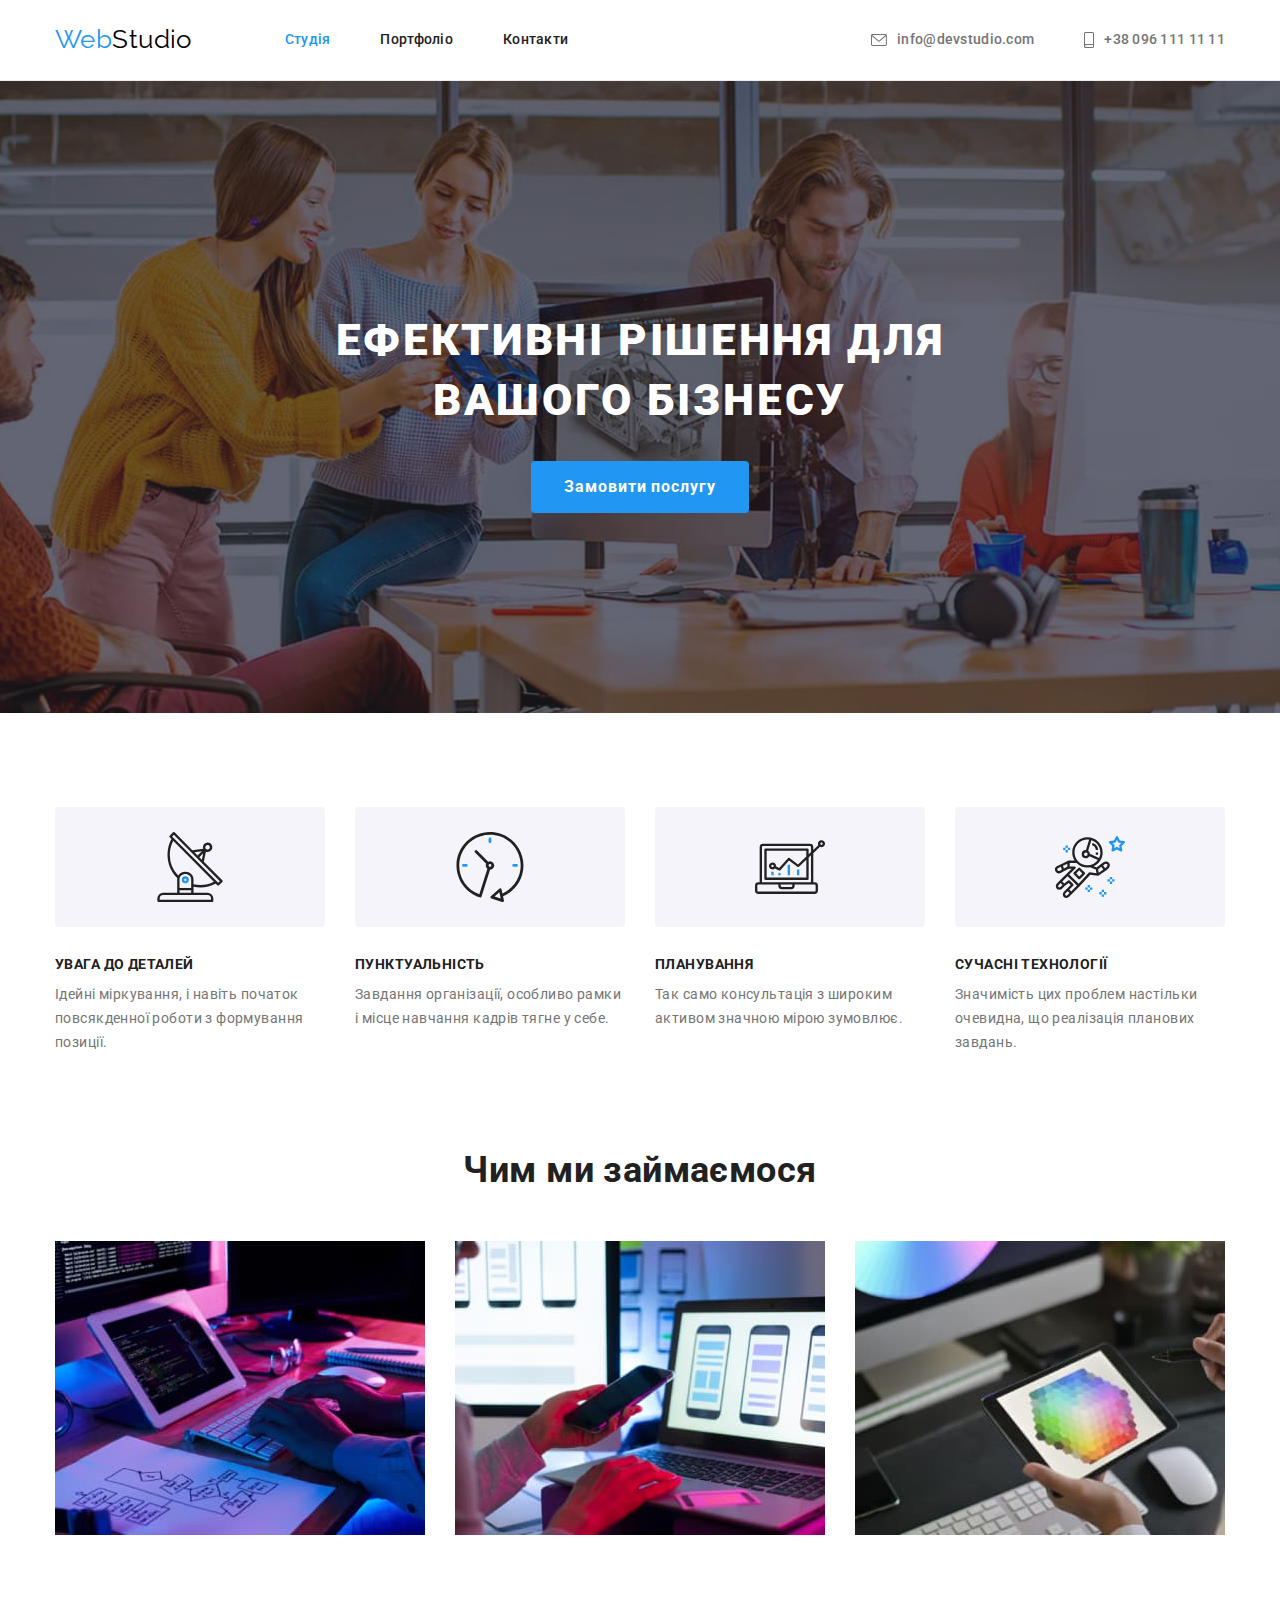
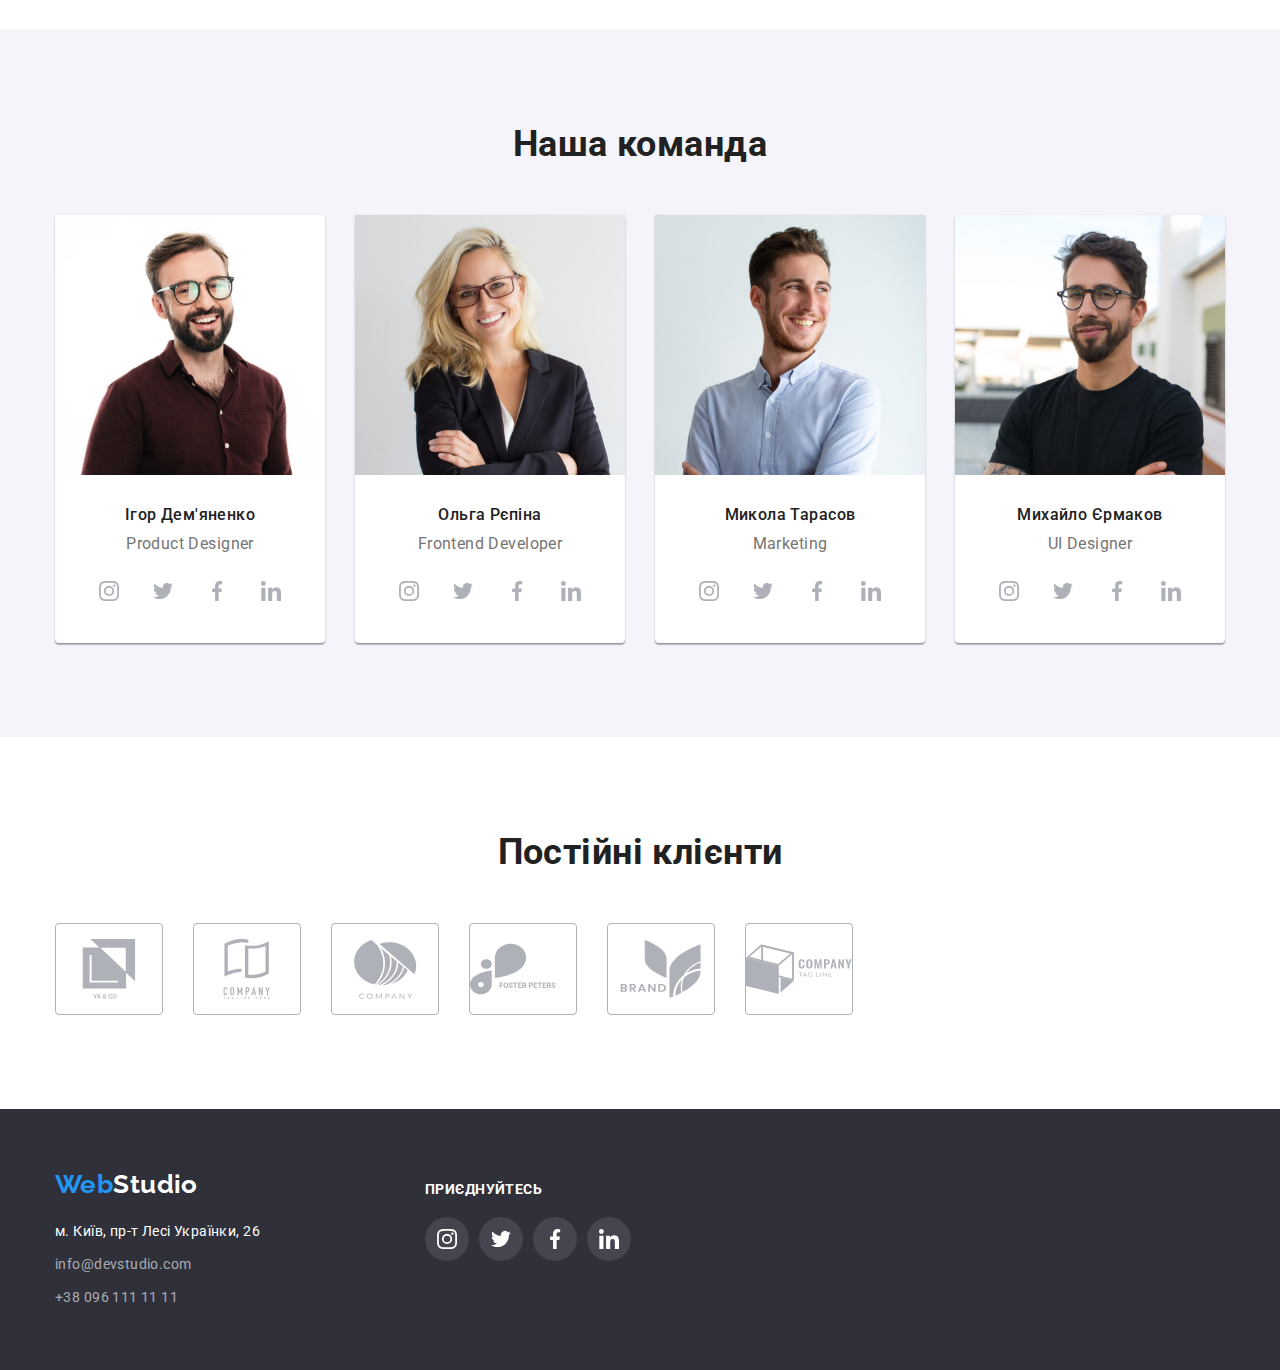
<file: index.html>
<!DOCTYPE html>
<html lang="uk">
  <head>
    <meta charset="UTF-8" />
    <meta http-equiv="X-UA-Compatible" content="IE=edge" />
    <meta name="viewport" content="width=device-width, initial-scale=1.0" />
    <title>Студія</title>
    <link
      href="https://fonts.googleapis.com/css2?family=Raleway:wght@700;900&family=Roboto:wght@400;500;700;900&display=swap"
      rel="stylesheet"
    />
    <link
      rel="stylesheet"
      href="https://cdnjs.cloudflare.com/ajax/libs/modern-normalize/1.1.0/modern-normalize.min.css"
    />
    <link rel="stylesheet" href="./css/styles.css" />
  </head>
  <body>
    <!--Logo line-->
    <header class="header">
      <div class="conteiner header-flex">
        <a class="logo" href="./index.html"
          >Web<span class="web">Studio</span></a
        >
        <nav class="main-nav">
          <!--Site nav-->
          <ul class="site-nav list">
            <li class="item">
              <a href="./index.html" class="link current">Студія</a>
            </li>
            <li class="item">
              <a href="./portfolio.html" class="link">Портфоліо</a>
            </li>
            <li class="item">
              <a href="#" class="link">Контакти</a>
            </li>
          </ul>
        </nav>
        <ul class="contacts list">
          <li class="item">
            <a href="mailto:info@devstudio.com" class="link mail"
              >
              <svg class="link-contact-icon" width="16px" height="12px">
                <use href="./images/icons.svg#icon-email"></use>
              </svg>info@devstudio.com</a
            >
          </li>
          <li class="item">
            <a href="tel:+380961111111" class="link tel"> 
              <svg class="link-contact-icon" width="10px" height="16px"><use href="./images/icons.svg#icon-smartphone"></use></svg> +38 096 111 11 11</a>
          </li>
        </ul>
      </div>
    </header>
    <main>
      <!--Hero-->
      <section class="section hero">
        <div class="conteiner">
          <h1 class="hero-title">Ефективні рішення для вашого бізнесу</h1>
          <button type="button" class="button primary">Замовити послугу</button>
        </div>
      </section>
      <!--Features-->
      <section class="section">
        <div class="conteiner">
          <h2 class="title-hidden">Особливості</h2>
          <ul class="feature-list list">
            <li class="item">
              <div class="feature-box"><svg class="feature-icon" width="70" height="70">
                <use href="./images/icons.svg#icon-antenna"></use>
              </svg></div>
              <h3 class="title radio">Увага до деталей</h3>
              <p class="text">
                Ідейні міркування, і навіть початок повсякденної роботи з
                формування позиції.
              </p>
            </li>
            <li class="item">
                <div class="feature-box"><svg class="feature-icon" width="70" height="70">
                  <use href="./images/icons.svg#icon-clock"></use>
                </svg></div>
              <h3 class="title">Пунктуальність</h3>
              <p class="text">
                Завдання організації, особливо рамки і місце навчання кадрів
                тягне у себе.
              </p>
            </li>
            <li class="item">
                <div class="feature-box"><svg class="feature-icon" width="70" height="70">
                  <use href="./images/icons.svg#icon-diagram"></use>
                </svg></div>
              <h3 class="title">Планування</h3>
              <p class="text">
                Так само консультація з широким активом значною мірою зумовлює.
              </p>
            </li>
            <li class="item">
                <div class="feature-box"><svg class="feature-icon" width="70" height="70">
                  <use href="./images/icons.svg#icon-astronaut"></use>
                </svg></div>
              <h3 class="title">Сучасні технології</h3>
              <p class="text">
                Значимість цих проблем настільки очевидна, що реалізація
                планових завдань.
              </p>
            </li>
          </ul>
        </div>
      </section>
      <!--Work options-->
      <section class="section no-padding">
        <div class="conteiner">
          <h2 class="section-title">Чим ми займаємося</h2>
          <ul class="work-list list">
            <li class="item">
              <img
                src="./images/photo5.jpg"
                alt="Людина працює за комп'ютером"
              />
            </li>
            <li class="item">
              <img
                src="./images/photo6.jpg"
                alt="Людина на моніторі розглядає варіанти розмітки сайтів для мобільних пристроїв"
              />
            </li>
            <li class="item">
              <img
                src="./images/photo7.jpg"
                alt="Людина розглядає на планшеті палітру кольорів"
              />
            </li>
          </ul>
        </div>
      </section>
      <!--Our team-->
      <section class="section team">
        <div class="conteiner">
          <h2 class="section-title">Наша команда</h2>
          <ul class="team-list list">
            <li class="item">
              <img
                src="./images/photo1.jpg"
                alt="Хлопець в окулярах та бородою щиро посміхається"
              />
              <div class="team-content">
                <h3 class="title">Ігор Дем'яненко</h3>
                <p class="text">Product Designer</p>
                <ul class="team-soc-list list">
                  <li class="team-soc-item">
                    <a href="" class="team-soc-link link">
                      <svg class="team-soc-icon" width="20" height="20">
                        <use href="./images/icons.svg#icon-instagram"></use>
                      </svg>
                    </a>
                  </li>
                  <li class="team-soc-item">
                    <a href="" class="team-soc-link link">
                      <svg class="team-soc-icon" width="20" height="20">
                        <use href="./images/icons.svg#icon-twitter"></use>
                      </svg>
                    </a>
                  </li>
                  <li class="team-soc-item">
                    <a href="" class="team-soc-link link">
                      <svg class="team-soc-icon" width="20" height="20">
                        <use href="./images/icons.svg#icon-facebook"></use>
                      </svg>
                    </a>
                  </li>
                  <li class="team-soc-item">
                    <a href="" class="team-soc-link link">
                      <svg class="team-soc-icon" width="20" height="20">
                        <use href="./images/icons.svg#icon-linkedin"></use>
                      </svg>
                    </a>
                  </li>
                </ul>
              </div>
            </li>
            <li class="item">
              <img
                src="./images/photo2.jpg"
                alt="Білява дівчина посміхається"
              />
              <div class="team-content">
                <h3 class="title">Ольга Рєпіна</h3>
                <p class="text">Frontend Developer</p>
                <ul class="team-soc-list list">
                  <li class="team-soc-item">
                    <a href="" class="team-soc-link link">
                      <svg class="team-soc-icon" width="20" height="20">
                        <use href="./images/icons.svg#icon-instagram"></use>
                      </svg>
                    </a>
                  </li>
                  <li class="team-soc-item">
                    <a href="" class="team-soc-link link">
                      <svg class="team-soc-icon" width="20" height="20">
                        <use href="./images/icons.svg#icon-twitter"></use>
                      </svg>
                    </a>
                  </li>
                  <li class="team-soc-item">
                    <a href="" class="team-soc-link link">
                      <svg class="team-soc-icon" width="20" height="20">
                        <use href="./images/icons.svg#icon-facebook"></use>
                      </svg>
                    </a>
                  </li>
                  <li class="team-soc-item">
                    <a href="" class="team-soc-link link">
                      <svg class="team-soc-icon" width="20" height="20">
                        <use href="./images/icons.svg#icon-linkedin"></use>
                      </svg>
                    </a>
                  </li>
                </ul>
              </div>
            </li>
            <li class="item">
              <img
                src="./images/photo3.jpg"
                alt="Хлопець в білій сорочці посміхається"
              />
              <div class="team-content">
                <h3 class="title">Микола Тарасов</h3>
                <p class="text">Marketing</p>
                <ul class="team-soc-list list">
                  <li class="team-soc-item">
                    <a href="" class="team-soc-link link">
                      <svg class="team-soc-icon" width="20" height="20">
                        <use href="./images/icons.svg#icon-instagram"></use>
                      </svg>
                    </a>
                  </li>
                  <li class="team-soc-item">
                    <a href="" class="team-soc-link link">
                      <svg class="team-soc-icon" width="20" height="20">
                        <use href="./images/icons.svg#icon-twitter"></use>
                      </svg>
                    </a>
                  </li>
                  <li class="team-soc-item">
                    <a href="" class="team-soc-link link">
                      <svg class="team-soc-icon" width="20" height="20">
                        <use href="./images/icons.svg#icon-facebook"></use>
                      </svg>
                    </a>
                  </li>
                  <li class="team-soc-item">
                    <a href="" class="team-soc-link link">
                      <svg class="team-soc-icon" width="20" height="20">
                        <use href="./images/icons.svg#icon-linkedin"></use>
                      </svg>
                    </a>
                  </li>
                </ul>
              </div>
            </li>
            <li class="item">
              <img
                src="./images/photo4.jpg"
                alt="Чорнявий хлопець в окулярах та борідкою посміхається "
              />
              <div class="team-content">
                <h3 class="title">Михайло Єрмаков</h3>
                <p class="text">UI Designer</p>
                <ul class="team-soc-list list">
                  <li class="team-soc-item">
                    <a href="" class="team-soc-link link">
                      <svg class="team-soc-icon" width="20" height="20">
                        <use href="./images/icons.svg#icon-instagram"></use>
                      </svg>
                    </a>
                  </li>
                  <li class="team-soc-item">
                    <a href="" class="team-soc-link link">
                      <svg class="team-soc-icon" width="20" height="20">
                        <use href="./images/icons.svg#icon-twitter"></use>
                      </svg>
                    </a>
                  </li>
                  <li class="team-soc-item">
                    <a href="" class="team-soc-link link">
                      <svg class="team-soc-icon" width="20" height="20">
                        <use href="./images/icons.svg#icon-facebook"></use>
                      </svg>
                    </a>
                  </li>
                  <li class="team-soc-item">
                    <a href="" class="team-soc-link link">
                      <svg class="team-soc-icon" width="20" height="20">
                        <use href="./images/icons.svg#icon-linkedin"></use>
                      </svg>
                    </a>
                  </li>
                </ul>
              </div>
            </li>
          </ul>
        </div>
      </section>
      <section class="section client">
        <div class="conteiner">
          <h2 class="section-title">Постійні клієнти</h2>
          <ul class="client-list list">
            <li class="client-item">
              <a href="" class="client-link link">
                <svg class="client-soc-icon" width="106" height="60">
                <use href="./images/icons.svg#icon-yaco"></use>
              </svg>
            </a>
            </li>
            <li class="client-item">
              <a href="" class="client-link link">
                <svg class="client-soc-icon" width="106" height="60">
                  <use href="./images/icons.svg#icon-tagline"></use>
                </svg>
              </a>
            </li>
            <li class="client-item">
              <a href="" class="client-link link">
                <svg class="client-soc-icon" width="106" height="60">
                  <use href="./images/icons.svg#icon-company-three"></use>
                </svg>
              </a>
            </li>
            <li class="client-item">
              <a href="" class="client-link link">
                <svg class="client-soc-icon" width="106" height="60">
                  <use href="./images/icons.svg#icon-foster-peters"></use>
                </svg>
              </a>
            </li>
            <li class="client-item">
              <a href="" class="client-link link">
                <svg class="client-soc-icon" width="106" height="60">
                  <use href="./images/icons.svg#icon-brand"></use>
                </svg>
              </a>
            </li>
            <li class="client-item">
              <a href="" class="client-link link">
                <svg class="client-soc-icon" width="106" height="60">
                  <use href="./images/icons.svg#icon-company-tagline"></use>
                </svg>
              </a>
            </li>
          </ul>
        </div>
      </section>
    </main>
    <!--Footer-->
    <footer class="section-basement">
      <div class="conteiner">
        <!--Address-->
        <section class="address">
        <a class="logo-secondari" href="./index.html"
          >Web<span class="web-secondari">Studio</span></a
        >
        <address>
          <ul class="address-list list">
            <li class="map-link">
              <a
                href="https://goo.gl/maps/CPtrU1FHBa2aNyZL9"
                target="_blank"
                rel="noopener noreferrer nofollow"
                class="link"
                >м. Київ, пр-т Лесі Українки, 26</a
              >
            </li>
            <li class="mail-link">
              <a href="mailto:info@devstudio.com" class="link"
                >info@devstudio.com</a
              >
            </li>
            <li class="tel-link">
              <a href="tel:+380961111111" class="link">+38 096 111 11 11</a>
             </li>
           </ul>
        </address>
        </section>
        <!--Social networks-->
        <section class="social">
          <h2 class="social-title">Приєднуйтесь</h2>
          <ul class="address-soc-list list">
            <li class="address-soc-item">
              <a href="" class="address-soc-link link">
                <svg class="address-soc-icon" width="20" height="20">
                  <use href="./images/icons.svg#icon-instagram"></use>
                </svg>
              </a>
            </li>
            <li class="address-soc-item">
              <a href="" class="address-soc-link link">
                <svg class="address-soc-icon" width="20" height="20">
                  <use href="./images/icons.svg#icon-twitter"></use>
                </svg>
              </a>
            </li>
            <li class="address-soc-item">
              <a href="" class="address-soc-link link">
                <svg class="address-soc-icon" width="20" height="20">
                  <use href="./images/icons.svg#icon-facebook"></use>
                </svg>
              </a>
            </li>
            <li class="address-soc-item">
              <a href="" class="address-soc-link link">
                <svg class="address-soc-icon" width="20" height="20">
                  <use href="./images/icons.svg#icon-linkedin"></use>
                </svg>
              </a>
            </li>
          </ul>
        </div>
      </div>
    </footer>
  </body>
</html>
</file>
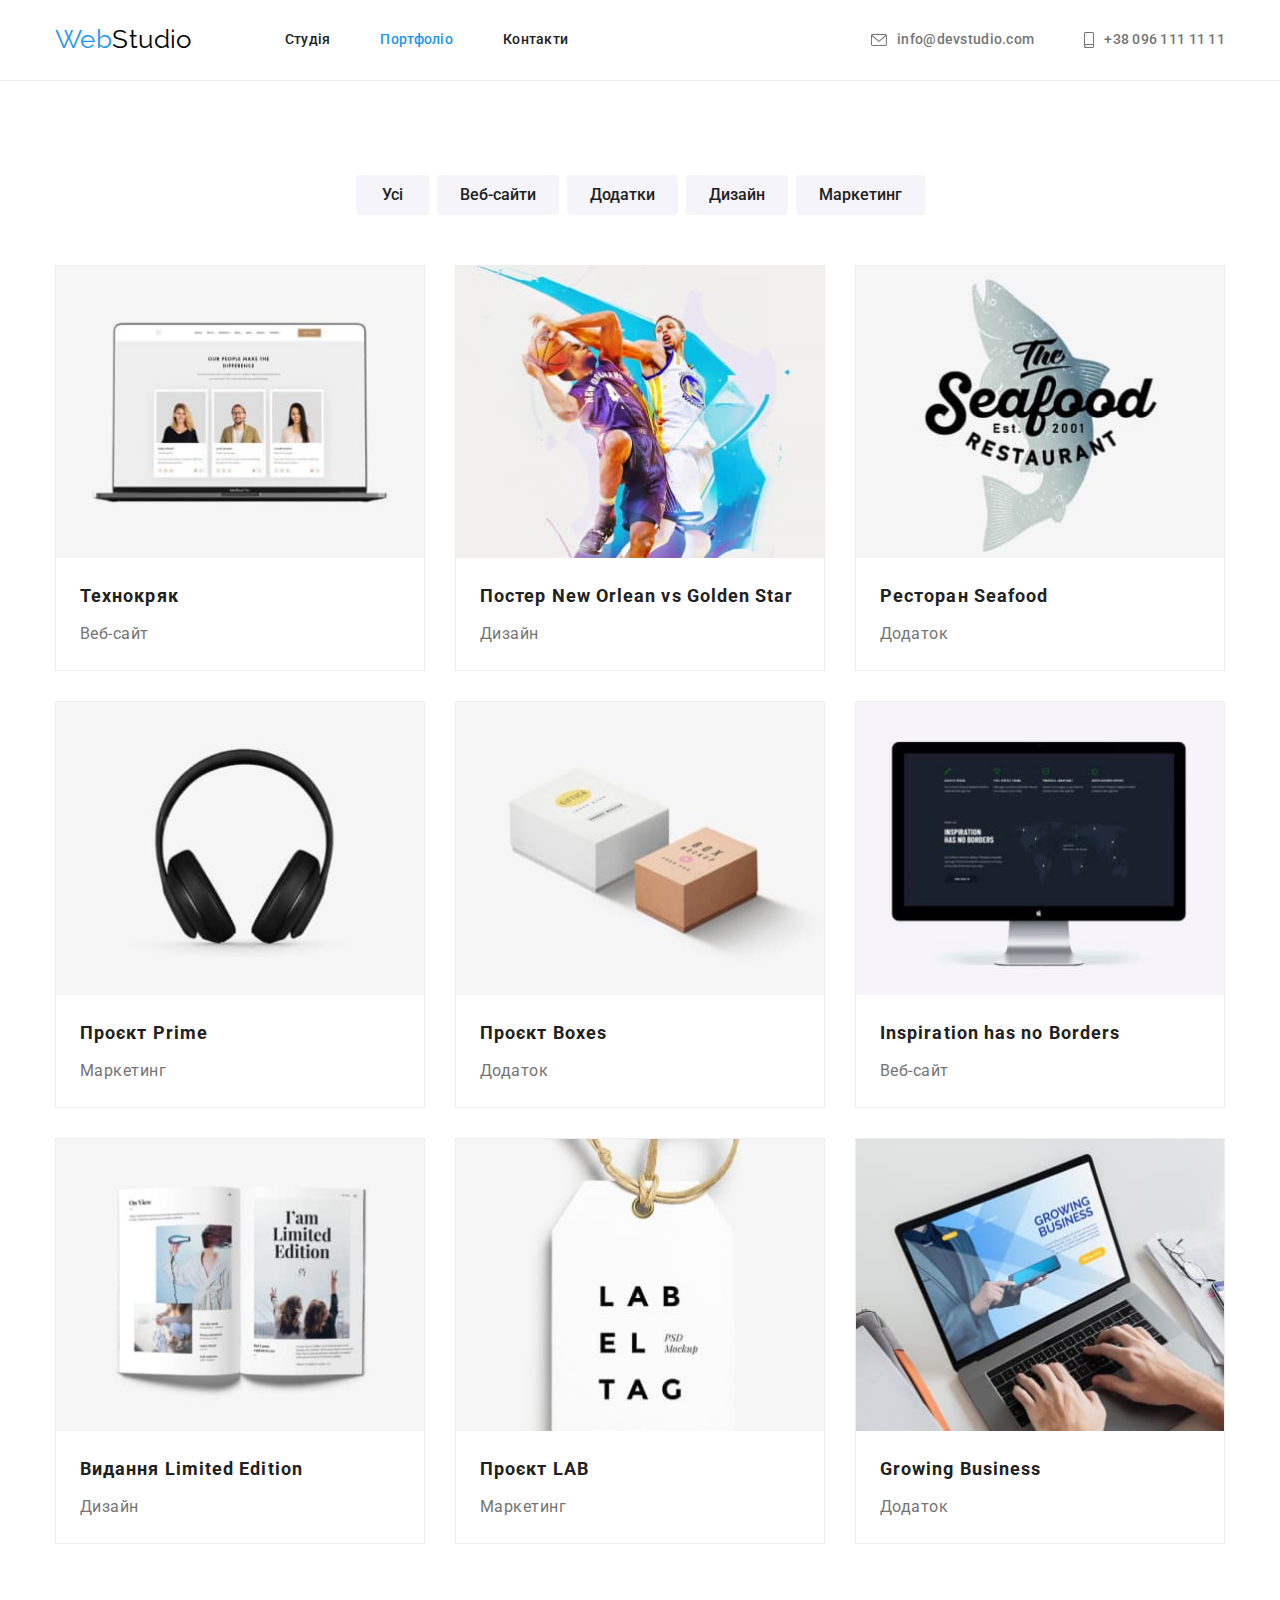
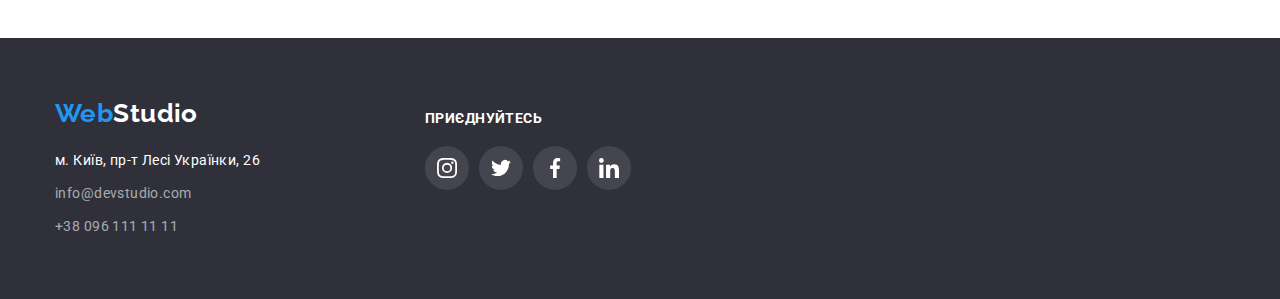
<file: portfolio.html>
<!DOCTYPE html>
<html lang="uk">
  <head>
    <meta charset="UTF-8" />
    <meta http-equiv="X-UA-Compatible" content="IE=edge" />
    <meta name="viewport" content="width=device-width, initial-scale=1.0" />
    <title>Студія</title>
    <link
      href="https://fonts.googleapis.com/css2?family=Raleway:wght@700;900&family=Roboto:wght@400;500;700;900&display=swap"
      rel="stylesheet"
    />
    <link
      rel="stylesheet"
      href="https://cdnjs.cloudflare.com/ajax/libs/modern-normalize/1.1.0/modern-normalize.min.css"
    />
    <link rel="stylesheet" href="./css/styles.css" />
  </head>
  <body>
    <!--Logo line-->
    <header class="header">
      <div class="conteiner header-flex">
        <a class="logo" href="./index.html"
          >Web<span class="web">Studio</span></a
        >
        <nav class="main-nav">
          <!--Site nav-->
          <ul class="site-nav list">
            <li class="item">
              <a href="./index.html" class="link">Студія</a>
            </li>
            <li class="item">
              <a href="./portfolio.html" class="link current">Портфоліо</a>
            </li>
            <li class="item">
              <a href="#" class="link">Контакти</a>
            </li>
          </ul>
        </nav>
        <ul class="contacts list">
          <li class="item">
            <a href="mailto:info@devstudio.com" class="link mail">
              <svg class="link-contact-icon" width="16px" height="12px">
                <use href="./images/icons.svg#icon-email"></use>
              </svg>info@devstudio.com</a>
          </li>
          <li class="item">
            <a href="tel:+380961111111" class="link tel">
              <svg class="link-contact-icon" width="10px" height="16px">
                <use href="./images/icons.svg#icon-smartphone"></use>
              </svg> +38 096 111 11 11</a>
          </li>
        </ul>
      </div>
    </header>
    <main>
      <!--Filters-->
      <section class="section">
        <div class="conteiner">
          <h1 class="title-hidden">Портфоліо</h1>
          <ul class="filter list">
            <li class="item">
              <button type="button" class="button secondary">
                <a>Усі</a>
              </button>
            </li>
            <li class="item">
              <button type="button" class="button secondary">
                <a>Веб-сайти</a>
              </button>
            </li>
            <li class="item">
              <button type="button" class="button secondary">
                <a>Додатки</a>
              </button>
            </li>
            <li class="item">
              <button type="button" class="button secondary">
                <a>Дизайн</a>
              </button>
            </li>
            <li class="item">
              <button type="button" class="button secondary">
                <a>Маркетинг</a>
              </button>
            </li>
          </ul>
          <!--Projects-->
          <ul class="project list">
            <li class="item">
              <a href="#" class="link">
                <img src="./images/project1.jpg" alt="Відкритий ноутбук" />
                <div class="content">
                  <h3 class="title">Технокряк</h3>
                  <p class="text">Веб-сайт</p>
                </div></a
              >
            </li>
            <li class="item">
              <a href="#" class="link">
                <img
                  src="./images/project2.jpg"
                  alt="Два баскетболіста стрибають"
                />
                <div class="content">
                  <h3 class="title">Постер New Orlean vs Golden Star</h3>
                  <p class="text">Дизайн</p>
                </div>
              </a>
            </li>
            <li class="item">
              <a href="#" class="link">
                <img
                  src="./images/project3.jpg"
                  alt="Логотип рибного ресторану"
                />
                <div class="content">
                  <h3 class="title">Ресторан Seafood</h3>
                  <p class="text">Додаток</p>
                </div>
              </a>
            </li>
            <li class="item">
              <a href="#" class="link">
                <img
                  src="./images/project4.jpg"
                  alt="Навушники закритого типу"
                />
                <div class="content">
                  <h3 class="title">Проєкт Prime</h3>
                  <p class="text">Маркетинг</p>
                </div>
              </a>
            </li>
            <li class="item">
              <a href="#" class="link">
                <img src="./images/project5.jpg" alt="Дві картонні коробки" />
                <div class="content">
                  <h3 class="title">Проєкт Boxes</h3>
                  <p class="text">Додаток</p>
                </div>
              </a>
            </li>
            <li class="item">
              <a href="#" class="link">
                <img
                  src="./images/project6.jpg"
                  alt="Сайт зображений на моноблоці Apple iMac"
                />
                <div class="content">
                  <h3 class="title">Inspiration has no Borders</h3>
                  <p class="text">Веб-сайт</p>
                </div>
              </a>
            </li>
            <li class="item">
              <a href="#" class="link">
                <img src="./images/project7.jpg" alt="Розгорнутий журнал" />
                <div class="content">
                  <h3 class="title">Видання Limited Edition</h3>
                  <p class="text">Дизайн</p>
                </div>
              </a>
            </li>
            <li class="item">
              <a href="#" class="link">
                <img
                  src="./images/project8.jpg"
                  alt="Бумажний ярлик з написом"
                />
                <div class="content">
                  <h3 class="title">Проєкт LAB</h3>
                  <p class="text">Маркетинг</p>
                </div>
              </a>
            </li>
            <li class="item">
              <a href="#" class="link">
                <img
                  src="./images/project9.jpg"
                  alt="Людина працює на ноутбуці"
                />
                <div class="content">
                  <h3 class="title">Growing Business</h3>
                  <p class="text">Додаток</p>
                </div>
              </a>
            </li>
          </ul>
        </div>
      </section>
    </main>
    <!--Footer-->
    <footer class="section-basement">
      <div class="conteiner">
        <!--Address-->
        <section class="address">
          <a class="logo-secondari" href="./index.html">Web<span class="web-secondari">Studio</span></a>
          <address>
            <ul class="address-list list">
              <li class="map-link">
                <a href="https://goo.gl/maps/CPtrU1FHBa2aNyZL9" target="_blank" rel="noopener noreferrer nofollow"
                  class="link">м. Київ, пр-т Лесі Українки, 26</a>
              </li>
              <li class="mail-link">
                <a href="mailto:info@devstudio.com" class="link">info@devstudio.com</a>
              </li>
              <li class="tel-link">
                <a href="tel:+380961111111" class="link">+38 096 111 11 11</a>
              </li>
            </ul>
          </address>
        </section>
        <!--Social networks-->
        <section class="social">
          <h2 class="social-title">Приєднуйтесь</h2>
          <ul class="address-soc-list list">
            <li class="address-soc-item">
              <a href="" class="address-soc-link link">
                <svg class="address-soc-icon" width="20" height="20">
                  <use href="./images/icons.svg#icon-instagram"></use>
                </svg>
              </a>
            </li>
            <li class="address-soc-item">
              <a href="" class="address-soc-link link">
                <svg class="address-soc-icon" width="20" height="20">
                  <use href="./images/icons.svg#icon-twitter"></use>
                </svg>
              </a>
            </li>
            <li class="address-soc-item">
              <a href="" class="address-soc-link link">
                <svg class="address-soc-icon" width="20" height="20">
                  <use href="./images/icons.svg#icon-facebook"></use>
                </svg>
              </a>
            </li>
            <li class="address-soc-item">
              <a href="" class="address-soc-link link">
                <svg class="address-soc-icon" width="20" height="20">
                  <use href="./images/icons.svg#icon-linkedin"></use>
                </svg>
              </a>
            </li>
          </ul>
      </div>
      </div>
    </footer>
    </body>
    </html>
</file>
<file: css/styles.css>
/* цвет основного текста #212121 */
/* вторичный цвет текста #757575 */
/* белый #FFFFFF */
/* акцент #2196F3 */
/* цвет ссылок подвала rgba(255, 255, 255, 0.6) */
/* цвет кнопок поротфолио #F5F4FA */
/* цвет активной кнопки #188CE8 */
/* фон шапки и подвала #2F303A */
/* цвет обводки карточек #EEEEEE */

:root {
    --primary-text-color: #212121;
    --title-text-color: #757575;
    --basement-text-color: rgba(255, 255, 255, 0.6);
    --white-color: #FFFFFF;
    --black-color: #000000;
    --accent-color: #2196F3;
    --primary-btn-color: #F5F4FA;
    --activ-btn-color: #188CE8;
    --hero-bcgnd-color: #2F303A;
    --head-bcgnd-color: #ECECEC;
    --border-color: #EEEEEE;
    --border-client-color: #AFB1B8;
    --adress-icon-color: rgba(255, 255, 255, 0.1);
}

body {
    font-family: 'Roboto', sans-serif;
    font-size: 14px;
    letter-spacing: 0.03em;
    color: var(--primary-text-color);

    background-color: var(--white-color);
}

.section {
    padding-top: 94px;
    padding-bottom: 94px;
}

.header {
    padding-top: 0;
    padding-bottom: 0;
    border-bottom-width: 1px;
    border-bottom-style: solid;
    border-bottom-color: var(--head-bcgnd-color);
}

.section.no-padding {
    padding-top: 0;
}

.conteiner {
    width: 1200px;
    padding-left: 15px;
    padding-right: 15px;
    margin: 0 auto;
}

.list {
    list-style: none;
    padding: 0;
    margin: 0;
}

img {
    display: block;
    max-width: 100%;
    height: auto;
}

/* Logo line */

.header-flex {
    display: flex;
}

.main-nav {
    display: flex;
    align-items: center;
    margin-right: auto;
}

.logo {
    display: inline-block;
    font-family: 'Raleway';
    font-size: 26px;
    line-height: 1.19;
    text-decoration: none;
    color: var(--accent-color);

    margin-right: 93px;
    padding-top: 24px;
    padding-bottom: 25px;
}

.web {
    text-decoration: none;
    color: var(--black-color);
}

/* Site nav */

.site-nav {
    display: flex;
}

.site-nav .item:not(:last-child) {
    margin-right: 50px;
}

.site-nav .link {
    display: block;
    font-style: normal;
    font-weight: 500;
    font-size: 14px;
    line-height: 1.14;
    letter-spacing: 0.02em;
    text-decoration: none;
    color: var(--primary-text-color);

    padding-top: 32px;
    padding-bottom: 32px;
}

.site-nav .link:hover, 
.site-nav .link:focus {
    font-style: normal;
    font-weight: 500;
    font-size: 14px;
    line-height: 1.14;
    letter-spacing: 0.02em;
    color: var(--accent-color);
}

.site-nav .link.current {
    color: var(--accent-color);
}

.contacts {
    display: flex;
}

.contacts .link-contact-icon {
    margin-right: 10px;
    vertical-align: middle;
    fill: var(--title-text-color);
}

.contacts .item:not(:last-child) {
    margin-right: 50px;
}

.contacts .link {
    display: flex;
    font-weight: 500;
    font-size: 14px;
    line-height: 1.14;
    letter-spacing: 0.02em;
    text-decoration: none;
    color: var(--title-text-color);
    align-items: center;

    padding-top: 32px;
    padding-bottom: 32px;
}

.contacts .link:hover,
.contacts .link:focus {
    font-weight: 500;
    font-size: 14px;
    line-height: 1.14;
    letter-spacing: 0.02em;
    color: var(--accent-color);
    fill: var(--accent-color);
}

.contacts .link:hover .link-contact-icon,
.contacts .link:focus .link-contact-icon {
    fill: var(--accent-color);
}

/* Hero */

.section.hero {
    text-align: center;
    background-color: var(--hero-bcgnd-color);
    background-image: linear-gradient(rgba(47, 48, 58, 0.4), rgba(47, 48, 58, 0.4)), url(../images/hero.jpg);
    background-repeat: no-repeat;
    background-position: center;
    background-size: cover;
    max-width: 1600px;
    margin: 0 auto;

    padding-top: 200px;
    padding-bottom: 200px;
}

.hero-title {
    font-weight: 900;
    font-size: 44px;
    line-height: 1.36;
    letter-spacing: 0.06em;
    text-transform: uppercase;
   
    color: var(--white-color);

    width: 696px;
    margin: 30px auto;
}

/* Features */

.feature-list {
    display: flex;

}

.feature-list .item {
    width: calc((100%-90)/4);
}

.feature-list .item:not(:last-child) {
    margin-right: 30px;
}

.feature-list .title {
    font-weight: 700;
    font-size: 14px;
    line-height: 1.14;
    text-transform: uppercase;

    margin-top: 0;
    margin-bottom: 10px;
}

.feature-box {
    display: flex;
    align-items: center;
    justify-content: center;
    width: 270px;
    height: 120px;
    border-radius: 4px;
    background-color: var(--primary-btn-color);

    margin-bottom: 30px;
}

.feature-icon:hover, .feature-icon:focus {
    filter: drop-shadow(0px 4px 4px rgba(0, 0, 0, 0.25));
}

.feature-list .text {
    font-weight: 400;
    line-height: 1.71;
    color: var(--title-text-color);

    margin-top: 0;
    margin-bottom: 0;
}

.title-hidden {
    position: absolute;
    white-space: nowrap;
    width: 1px;
    height: 1px;
    overflow: hidden;
    border: 0;
    clip: rect(0 0 0 0);
    clip-path: inset(50%);
    margin: -1px;
}

/* Work options */

.section-title {
    font-size: 36px;
    line-height: 1.17;
    
    text-align: center;
    margin-top: 0;
    margin-bottom: 50px;
}

.work-list {
    display: flex;
    justify-content: center;
}

.work-list .item:not(:last-child) {
    margin-right: 30px;
}


/* Our team */

.team {
    background-color: var(--primary-btn-color);
}

.team-list {
    display: flex;
    
}

.team-list .item {
    background: var(--white-color);

    margin-top: 0;
    margin-bottom: 0;
    box-shadow: 0px 1px 3px rgba(0, 0, 0, 0.12), 0px 1px 1px rgba(0, 0, 0, 0.14), 0px 2px 1px rgba(0, 0, 0, 0.2);
    border-radius: 0px 0px 4px 4px;
}

.team-list .item:not(:last-child) {
    margin-right: 30px;
}

.team-list img {

}

.team-list .title {
    font-weight: 500;
    font-size: 16px;
    line-height: 1.19;
    text-align: center;

    margin-top: 0;
    margin-bottom: 10px;
}

.team-list .text {
    font-size: 16px;
    line-height: 1.19;
    text-align: center;
    color: var(--title-text-color);

    margin-top: 0;
    margin-bottom: 16px;
}

.team-list .team-content {
    padding-top: 30px;
    padding-bottom: 30px;
}

.team-soc-list {
    display: flex;
    justify-content: center;
    gap: 10px;
}

.team-soc-item {
    width: 44px;
    height: 44px;
}

.team-soc-link {
    width: 100%;
    height: 100%;
    background-color: var(--white-color);
    border-radius: 50%;
    display: flex;
    align-items: center;
    justify-content: center;
}

.team-soc-link:hover, .team-soc-link:focus {
    background-color: var(--accent-color);
}

.team-soc-link:hover .team-soc-icon, .team-soc-link:focus .team-soc-icon {
    fill: var(--white-color);
}

.team-soc-icon {
    fill: var(--border-client-color);
}

/*Clients*/

.client {}

.client-list {
    display: flex;
    gap: 30px;
}

.client-item {
    width: calc((100%-150px)/6);
    height: 92px;
}

.client-link {
    width: 100%;
    height: 100%;
    border: 1px solid var(--border-client-color);
    border-radius: 4px;
    display: flex;
    align-items: center;
    justify-content: center;
}

.client-soc-icon {
    fill: var(--border-client-color)
}

.client-link:hover, .client-link:focus {
    border-color: var(--accent-color);
}

.client-link:hover .client-soc-icon, .client-link:focus .client-soc-icon {
    fill: var(--accent-color);
}

/* Button */

.button {
    border: 1px solid transparent;
    color: var(--white-color);
}

.button.primary {
    font-weight: 700;
    font-size: 16px;
    line-height: 1.88;
    letter-spacing: 0.06em;
    color: var(--white-color);

    padding: 10px 32px;
    border-radius: 4px;
    background-color: var(--accent-color);
}

.button.primary:hover,
.button.primary:focus {
    font-weight: 700;
    font-size: 16px;
    line-height: 1.88;
    letter-spacing: 0.06em;
    color: var(--white-color);
    background-color: var(--activ-btn-color);
    cursor: pointer;
}

.button.secondary {
    font-weight: 500;
    font-size: 16px;
    line-height: 1.62;
    color: var(--primary-text-color);
    background-color: var(--primary-btn-color);

    padding: 6px 22px;
    min-width: 73px;
    border-radius: 4px;
}

.button.secondary:hover,
.button.secondary:focus {
    font-weight: 500;
    font-size: 16px;
    line-height: 1.62;
    color: var(--white-color);
    background-color: var(--accent-color);
    cursor: pointer;
    box-shadow: 0px 3px 1px rgba(0, 0, 0, 0.1), 0px 1px 2px rgba(0, 0, 0, 0.08), 0px 2px 2px rgba(0, 0, 0, 0.12);
}

/* Filters */

.filter {
    display: flex;
    justify-content: center;
    margin: 0;
    padding-bottom: 50px;
}

.filter .item:not(:last-child) {
    margin-right: 8px;
}

/* Projects */

.project {
    display: flex;
    flex-wrap: wrap;
}

.project .item {
    width: 370px;
    margin-right: 30px;
    margin-bottom: 30px;
    background-color: var(--white-color);
    border: 1px solid var(--border-color)
}

.project .item:nth-child(3n) {
    margin-right: 0;
}

.project .item:nth-last-child(-n + 3) {
    margin-bottom: 0;
}

.project .item:hover, .project .item:focus {
    box-shadow: 0px 1px 1px rgba(0, 0, 0, 0.12), 0px 4px 4px rgba(0, 0, 0, 0.06), 1px 4px 6px rgba(0, 0, 0, 0.16);
}

.project .link {
    display: flex;
    flex-direction: column;
    text-decoration: none;
}

.project .title {
    font-size: 18px;
    line-height: 2; 
    letter-spacing: 0.06em;
    color: var(--primary-text-color);
    margin-top: 0px;
    margin-bottom: 4px;
}

.project .text {
    font-size: 16px;
    line-height: 2;
    letter-spacing: 0.03em;
    color: var(--title-text-color);
    margin: 0;
}

.project .content {
    padding: 20px 24px 20px 24px;
}

/* Footer */

.section-basement {
    padding-top: 60px;
    padding-bottom: 60px;
    background-color: var(--hero-bcgnd-color);
}

.section-basement > .conteiner {
    display: flex;
    gap: 70px;
}

.logo-secondari {
    display: inline-block;
    font-family: 'Raleway';
    font-weight: 700;
    font-size: 26px;
    line-height: 1.19;
    color: var(--accent-color);
    text-decoration: none;

    margin-top: 0;
    margin-bottom: 20px;
}

.web-secondari {color: var(--white-color)}

/* Adress */

.address {
    width: 270px;
    margin-right: 30px;
}

.address-list .map-link .link {
    line-height: 1.71;
    color: var(--white-color);
}

.address-list .map-link {
    margin-top: 0;
    margin-bottom: 9px;
}

.address-list .mail-link {
    margin-top: 0;
    margin-bottom: 9px;
}

.address-list .tel-link .link {
    margin-bottom: 0;
}

.address-list .link {
    display: inline-block;
    font-style: normal;
    line-height: 1.71;
    color: var(--basement-text-color);
    text-decoration: none;
}

/* Social networks */

.social {
    width: 270px;
    margin-top: 12px;
}

.social-title {
    font-style: normal;
    font-weight: 700;
    font-size: 14px;
    line-height: 16px;
    letter-spacing: 0.03em;
    text-transform: uppercase;
    color: var(--white-color);
    margin-top: 0;
    margin-bottom: 20px;
}

.address-soc-list {
    display: flex;
    gap: 10px;
}

.address-soc-item {
    width: 44px;
    height: 44px;
}

.address-soc-link {
    width: 100%;
    height: 100%;
    background-color: var(--adress-icon-color);
    border-radius: 50%;
    display: flex;
    align-items: center;
    justify-content: center;
}

.address-soc-link:hover,
.address-soc-link:focus {
    background-color: var(--accent-color);
}

.address-soc-icon {
    fill: var(--white-color);
</file>
